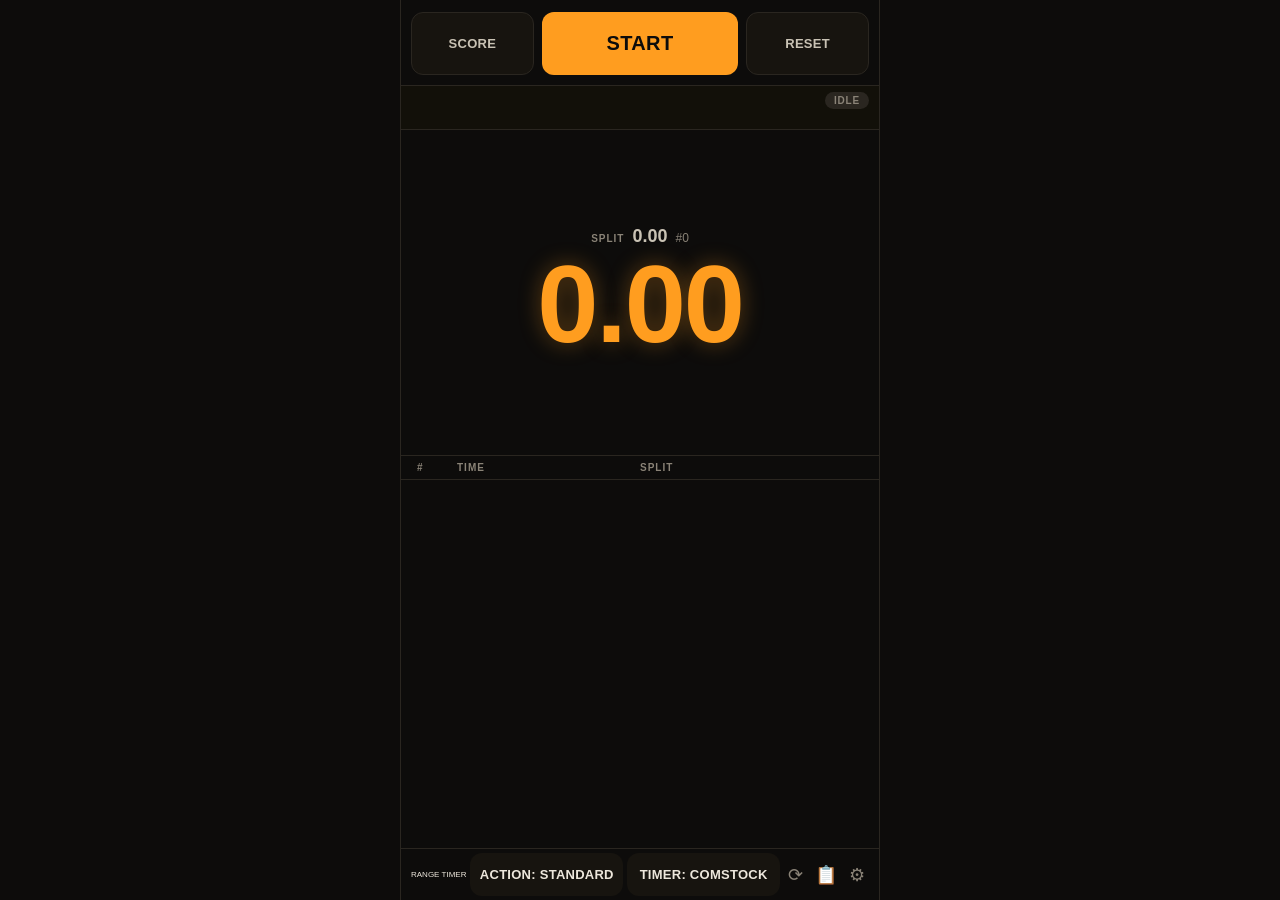
<file: index.html>
<!DOCTYPE html>
<html lang="en">
<head>
<script async src="https://pagead2.googlesyndication.com/pagead/js/adsbygoogle.js?client=ca-pub-2663071771133784"
     crossorigin="anonymous"></script>
<meta charset="UTF-8">
<meta name="viewport" content="width=device-width, initial-scale=1, maximum-scale=1, user-scalable=no, viewport-fit=cover">
<meta name="theme-color" content="#0d0c0b">
<title>Range Timer</title>
<link rel="manifest" href="manifest.json">
<link rel="icon" href="icons/icon-192.png">
<link rel="apple-touch-icon" href="icons/icon-192.png">
<link rel="stylesheet" href="css/style.css">
</head>
<body>

<div id="app">

  <!-- Controls (Moved to top) -->
  <header class="controls">
    <button class="btn btn-ghost" id="hitFactorBtn">SCORE</button>
    <button class="btn btn-primary" id="startBtn">START</button>
    <button class="btn btn-ghost" id="resetBtn">RESET</button>
  </header>

  <!-- Status strip: mic level + arm state -->
  <div class="status-strip">
    <div class="mic-wave" id="micWave">
      <svg viewBox="0 0 300 40" preserveAspectRatio="none" id="waveSvg">
        <polyline id="wavePoly" points="" />
      </svg>
    </div>
    <div class="state-pill" id="statePill">IDLE</div>
  </div>

  <!-- Main display -->
  <main class="display-wrap">
    <div class="split-row">
      <span class="split-label">SPLIT</span>
      <span class="split-value" id="splitValue">0.00</span>
      <span class="shot-count" id="shotCount">#0</span>
    </div>
    <div class="big-time" id="bigTime">0.00</div>
    <div class="sub-row" id="subRow">MAX TIME: <span id="maxTimeLabel">—</span></div>
    <div class="assessment-info hidden" id="assessmentInfo">
      <span id="assessmentDistance">7 YARDS</span> · <span id="assessmentProgress">SET 1/3</span>
    </div>
    <div class="draw-info hidden" id="drawInfo">
      <div id="drawStatus">DRAW SESSION</div>
      <div class="draw-stats-mini">
        LOW: <b id="drawLow">—</b> · HIGH: <b id="drawHigh">—</b> · AVG: <b id="drawAvg">—</b>
      </div>
    </div>
  </main>

  <!-- Shot log -->
  <section class="shot-log-wrap">
    <div class="shot-log-header">
      <span>#</span><span>TIME</span><span>SPLIT</span>
    </div>
    <div class="shot-log" id="shotLog"></div>
  </section>

  <!-- Header (Moved to bottom) -->
  <footer class="topbar">
    <div class="topbar-row">
      <span class="eyebrow">RANGE TIMER</span>
      <div class="mode-selectors">
        <button class="btn btn-mode" id="actionModeBtn">ACTION: STANDARD</button>
        <button class="btn btn-mode" id="timerModeBtn">TIMER: COMSTOCK</button>
      </div>
      <button class="icon-btn" id="reloadBtn" aria-label="Check for updates">⟳</button>
      <button class="icon-btn" id="historyBtn" aria-label="History">📋</button>
      <button class="icon-btn" id="settingsBtn" aria-label="Settings">⚙</button>
    </div>

    <div class="steel-stage-wrap hidden" id="steelStageWrap">
      <select id="steelStage">
        <option value="Five To Go">Five To Go</option>
        <option value="Showdown">Showdown</option>
        <option value="Smoke & Hope">Smoke & Hope</option>
        <option value="Outer Limits">Outer Limits</option>
        <option value="Accelerator">Accelerator</option>
        <option value="Pendulum">Pendulum</option>
        <option value="Speed Option">Speed Option</option>
        <option value="Roundabout">Roundabout</option>
        <option value="Custom (5 Hits)">Custom (5 Hits)</option>
      </select>
    </div>
  </footer>

</div>

<!-- Calibration modal -->
<div class="modal-backdrop hidden" id="calModal">
  <div class="modal">
    <h2>Calibrate mic</h2>
    <p id="calInstructions">Fire one shot (or clap loudly) within the window below. We'll set the detection threshold from the peak we hear.</p>
    <div class="cal-wave-box">
      <svg viewBox="0 0 300 80" preserveAspectRatio="none" id="calWaveSvg">
        <polyline id="calWavePoly" points="" />
        <line id="calThresholdLine" x1="0" y1="40" x2="300" y2="40" />
      </svg>
    </div>
    <div class="progress-bar"><div class="progress-fill" id="calProgress"></div></div>
    <div class="cal-readout" id="calReadout">Listening…</div>
    <div class="modal-actions">
      <button class="btn btn-ghost" id="calCancelBtn">Cancel</button>
      <button class="btn btn-primary hidden" id="calRetestBtn">Test again</button>
      <button class="btn btn-primary hidden" id="calAcceptBtn">Use this</button>
    </div>
  </div>
</div>

<!-- Settings modal -->
<div class="modal-backdrop hidden" id="settingsModal">
  <div class="modal">
    <h2>Settings</h2>

    <div class="field-row">
      <label>Random delay</label>
      <div class="range-pair">
        <input type="number" id="delayMin" step="0.1" min="0.5" value="1.0"> –
        <input type="number" id="delayMax" step="0.1" min="0.5" value="4.0"> s
      </div>
    </div>

    <div class="field-row">
      <label>Sensitivity</label>
      <input type="range" id="sensSlider" min="0" max="100" value="60">
      <span id="sensReadout">60%</span>
    </div>

    <div class="field-row">
      <label>Par time (PAR mode)</label>
      <div class="range-pair">
        <input type="number" id="parTime" step="0.1" min="0.5" value="6.0"> s
      </div>
    </div>

    <div class="field-row">
      <label>Max time (VIRGINIA)</label>
      <div class="range-pair">
        <input type="number" id="maxTime" step="0.5" min="1" value="10"> s
      </div>
    </div>

    <div class="field-row">
      <label>Draw auto-restart delay</label>
      <div class="range-pair">
        <input type="number" id="drawRestartDelay" step="0.5" min="1.0" value="4.0"> s
      </div>
    </div>

    <div class="field-row">
      <label class="check-label">
        <input type="checkbox" id="recoilEnabled">
        Recoil Detection (Accelerometer)
      </label>
      <p class="field-hint">Helps detect shots via movement when phone is in a pocket/belt. Requires phone permission.</p>
    </div>

    <button class="btn btn-primary full" id="calibrateBtn">Calibrate microphone</button>
    <div class="cal-status" id="calStatusLine">Not calibrated yet — using default sensitivity.</div>

    <button class="btn btn-ghost full" id="settingsCloseBtn">Close</button>
  </div>
</div>

<!-- Hit factor / scoring modal -->
<div class="modal-backdrop hidden" id="scoreModal">
  <div class="modal">
    <h2>Score string</h2>
    <p class="score-time">Final time: <span id="scoreTime">0.00</span>s</p>

    <div class="score-grid" id="scoreGrid">
      <!-- rows injected by JS -->
    </div>

    <div class="field-row">
      <label>Power Factor</label>
      <div class="mode-tabs" id="pfTabs">
        <button class="mode-tab active" data-pf="minor">MINOR</button>
        <button class="mode-tab" data-pf="major">MAJOR</button>
      </div>
    </div>

    <div class="field-row hidden" id="steelScoringWrap">
      <label>Misses (+3s each)</label>
      <div class="score-cell" style="grid-column: span 3;">
        <div class="stepper">
          <button id="missMinus">−</button>
          <span class="count" id="missCount">0</span>
          <button id="missPlus">+</button>
        </div>
      </div>
    </div>

    <div class="hf-readout">
      <span>Points: <b id="scorePoints">0</b></span>
      <span>Hit Factor: <b id="scoreHF">0.00</b></span>
    </div>

    <div class="modal-actions">
      <button class="btn btn-ghost" id="scoreCloseBtn">Close</button>
      <button class="btn btn-primary" id="scoreSaveBtn">Save to history</button>
    </div>

    <!-- Minimal Ad Placeholder -->
    <div class="ad-placeholder">
      <ins class="adsbygoogle"
           style="display:block"
           data-ad-client="ca-pub-2663071771133784"
           data-ad-slot="auto"
           data-ad-format="auto"
           data-full-width-responsive="true"></ins>
      <script>
           (adsbygoogle = window.adsbygoogle || []).push({});
      </script>
    </div>
  </div>
</div>

<!-- History Modal -->
<div class="modal-backdrop hidden" id="historyModal">
  <div class="modal full-height">
    <div class="modal-header">
      <h2>History</h2>
      <button class="btn btn-ghost sm" id="exportCsvBtn">Export CSV</button>
    </div>
    <div class="history-list" id="historyList">
      <!-- items injected by JS -->
    </div>
    <div class="modal-actions">
      <button class="btn btn-ghost full" id="historyCloseBtn">Close</button>
    </div>
    <div class="ad-placeholder">
      <ins class="adsbygoogle"
           style="display:block"
           data-ad-client="ca-pub-2663071771133784"
           data-ad-slot="auto"
           data-ad-format="auto"
           data-full-width-responsive="true"></ins>
      <script>
           (adsbygoogle = window.adsbygoogle || []).push({});
      </script>
    </div>
  </div>
</div>

<!-- Run Detail Modal -->
<div class="modal-backdrop hidden" id="detailModal">
  <div class="modal">
    <h2 id="detailTitle">Run Detail</h2>
    <div class="detail-stats" id="detailStats">
      <!-- stats injected by JS -->
    </div>
    <div class="detail-chart-wrap">
      <h3>Split Rhythm</h3>
      <div id="detailChart"></div>
    </div>
    <div class="modal-actions">
      <button class="btn btn-ghost" id="detailDeleteBtn" style="color: #E4432B;">Delete</button>
      <button class="btn btn-ghost" id="detailEditBtn">Edit Hits</button>
      <button class="btn btn-ghost" id="detailCloseBtn">Back</button>
    </div>
  </div>
</div>

<!-- Action Picker Modal -->
<div class="modal-backdrop hidden" id="actionModal">
  <div class="modal">
    <h2>Select Action Mode</h2>
    <div class="picker-list">
      <button class="picker-item active" data-action="STANDARD">Standard Timing</button>
      <button class="picker-item" data-action="STEEL">Steel Challenge</button>
      <button class="picker-item" data-action="ASSESSMENT">Fundamentals Assessment</button>
      <button class="picker-item" data-action="DRAW">Draw Session</button>
    </div>
    <div class="modal-actions">
      <button class="btn btn-ghost full" id="actionCloseBtn">Cancel</button>
    </div>
  </div>
</div>

<!-- Timer Picker Modal -->
<div class="modal-backdrop hidden" id="timerModal">
  <div class="modal">
    <h2>Select Timer Mode</h2>
    <div class="picker-list">
      <button class="picker-item active" data-timer="COMSTOCK">Comstock (Continuous)</button>
      <button class="picker-item" data-timer="VIRGINIA">Virginia (Auto-Stop)</button>
      <button class="picker-item" data-timer="PAR">Par (Time Limit Beep)</button>
    </div>
    <div class="modal-actions">
      <button class="btn btn-ghost full" id="timerCloseBtn">Cancel</button>
    </div>
  </div>
</div>

<audio id="beepAudio" preload="auto"></audio>
<div class="toast hidden" id="toast"></div>

<script src="js/audioDetector.js"></script>
<script src="js/hitFactor.js"></script>
<script src="js/app.js"></script>
</body>
</html>
</file>
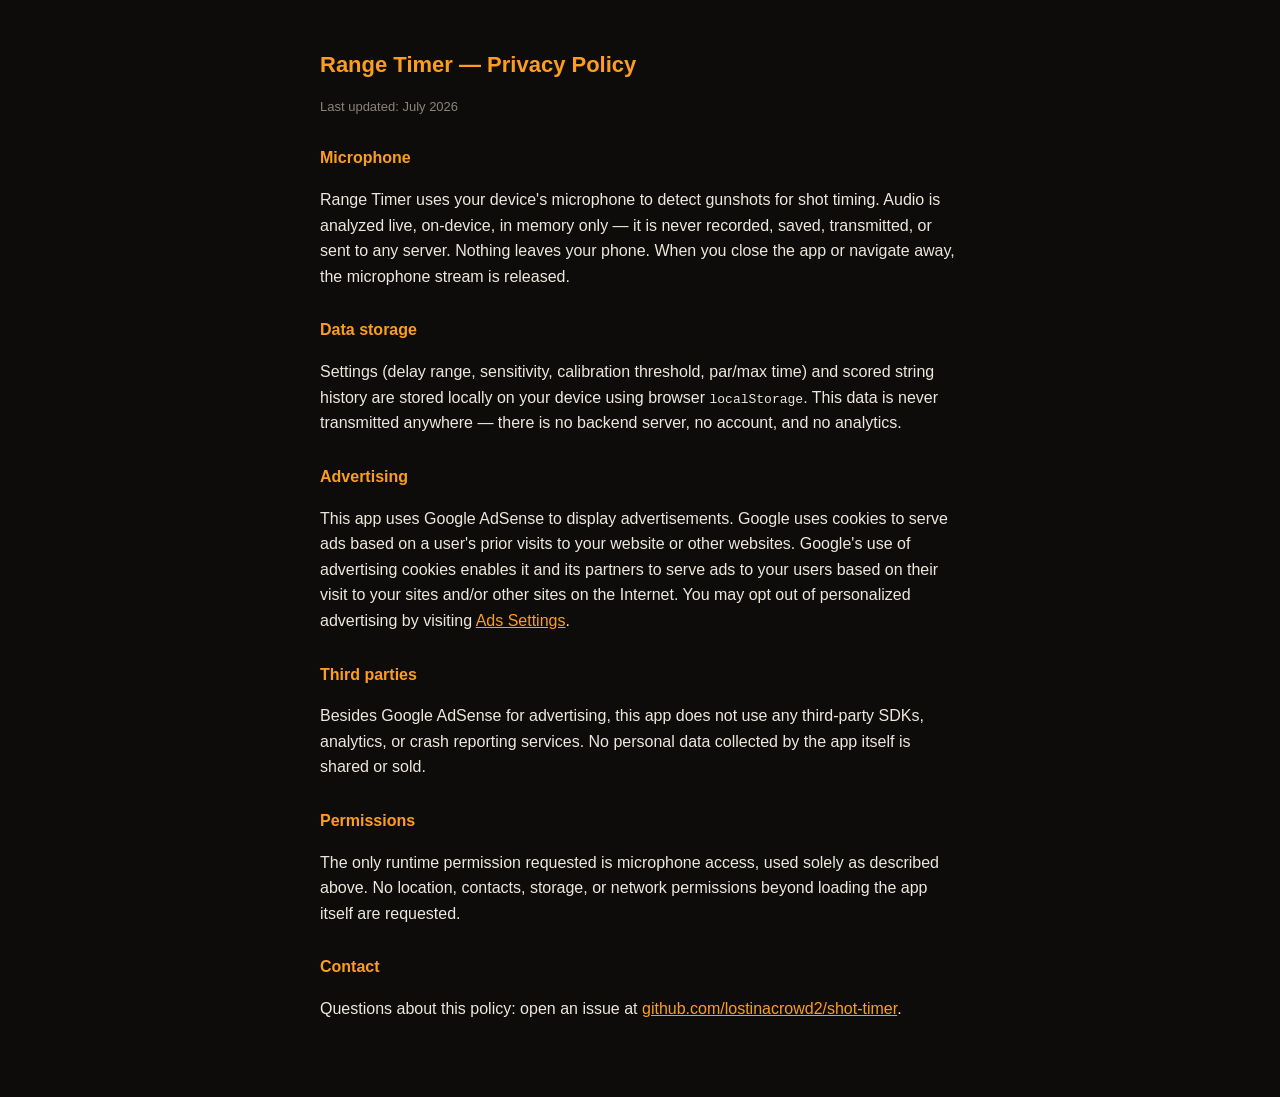
<file: privacy.html>
<!DOCTYPE html>
<html lang="en">
<head>
<meta charset="UTF-8">
<meta name="viewport" content="width=device-width, initial-scale=1">
<title>Range Timer — Privacy Policy</title>
<style>
  body {
    background: #0D0C0B; color: #EDE7DC;
    font-family: -apple-system, BlinkMacSystemFont, "Segoe UI", Roboto, Helvetica, Arial, sans-serif;
    max-width: 640px; margin: 0 auto; padding: 32px 20px 60px; line-height: 1.6;
  }
  h1 { color: #FF9D1F; font-size: 22px; }
  h2 { color: #FF9D1F; font-size: 16px; margin-top: 28px; }
  a { color: #FF9D1F; }
  .updated { color: #8A8377; font-size: 13px; }
</style>
</head>
<body>
  <h1>Range Timer — Privacy Policy</h1>
  <p class="updated">Last updated: July 2026</p>

  <h2>Microphone</h2>
  <p>Range Timer uses your device's microphone to detect gunshots for shot
  timing. Audio is analyzed live, on-device, in memory only — it is never
  recorded, saved, transmitted, or sent to any server. Nothing leaves your
  phone. When you close the app or navigate away, the microphone stream is
  released.</p>

  <h2>Data storage</h2>
  <p>Settings (delay range, sensitivity, calibration threshold, par/max
  time) and scored string history are stored locally on your device using
  browser <code>localStorage</code>. This data is never transmitted
  anywhere — there is no backend server, no account, and no analytics.</p>

  <h2>Advertising</h2>
  <p>This app uses Google AdSense to display advertisements. Google uses cookies
  to serve ads based on a user's prior visits to your website or other websites.
  Google's use of advertising cookies enables it and its partners to serve ads
  to your users based on their visit to your sites and/or other sites on the
  Internet. You may opt out of personalized advertising by visiting
  <a href="https://www.google.com/settings/ads">Ads Settings</a>.</p>

  <h2>Third parties</h2>
  <p>Besides Google AdSense for advertising, this app does not use any
  third-party SDKs, analytics, or crash reporting services. No personal data
  collected by the app itself is shared or sold.</p>

  <h2>Permissions</h2>
  <p>The only runtime permission requested is microphone access, used
  solely as described above. No location, contacts, storage, or network
  permissions beyond loading the app itself are requested.</p>

  <h2>Contact</h2>
  <p>Questions about this policy: open an issue at
  <a href="https://github.com/lostinacrowd2/shot-timer">github.com/lostinacrowd2/shot-timer</a>.</p>
</body>
</html>
</file>
<file: css/style.css>
/* ---- Tokens ----
  Background   #0D0C0B  near-black, warm
  Panel        #17140F
  Panel line   #2A2620
  Amber (LED)  #FF9D1F  -- the timer digits, always
  Armed/red    #E4432B  -- waiting for the shot
  Live/green   #35D07F  -- actively listening / running
  Muted text   #8A8377
------------------------ */

* { box-sizing: border-box; -webkit-tap-highlight-color: transparent; }

html, body {
  height: 100%;
  margin: 0;
  background: #0D0C0B;
  color: #EDE7DC;
  font-family: -apple-system, BlinkMacSystemFont, "Segoe UI", Roboto, Helvetica, Arial, sans-serif;
  overscroll-behavior: none;
  user-select: none;
  overflow-x: hidden;
  width: 100%;
  position: relative;
}

#app {
  display: flex;
  flex-direction: column;
  height: 100vh;
  height: 100dvh;
  width: 100vw;
  max-width: 480px;
  margin: 0 auto;
  overflow: hidden; /* Strictly contain everything */
  position: relative;
}

/* ---------- Topbar (Now at bottom) ---------- */
.topbar {
  display: flex;
  flex-direction: column;
  gap: 2px; /* Ultra compact gap */
  padding: 4px 10px calc(4px + env(safe-area-inset-bottom));
  border-top: 1px solid #2A2620;
  flex-shrink: 0;
  width: 100%;
}
.topbar-row {
  display: flex;
  align-items: center;
  gap: 4px;
  width: 100%;
  min-width: 0;
}
.eyebrow {
  display: none;
}
@media (min-width: 400px) {
  .eyebrow { display: block; font-size: 8px; }
}
.mode-selectors {
  display: flex;
  gap: 4px;
  flex: 1;
  min-width: 0;
  overflow: hidden;
}
.btn-mode {
  background: #17140F;
  border: 1px solid #2A2620;
  color: #EDE7DC;
  font-size: 9px;
  font-weight: 800;
  padding: 6px 4px;
  border-radius: 8px;
  flex: 1;
  min-width: 0;
  overflow: hidden;
  text-overflow: ellipsis;
  white-space: nowrap;
  text-align: center;
}
.btn-mode:active { background: #2A2620; }

.picker-list {
  display: flex;
  flex-direction: column;
  gap: 8px;
  margin: 16px 0;
}
.picker-item {
  background: #0D0C0B;
  border: 1px solid #2A2620;
  color: #8A8377;
  padding: 14px;
  border-radius: 12px;
  font-size: 14px;
  font-weight: 700;
  text-align: left;
}
.picker-item.active {
  background: #FF9D1F;
  color: #0D0C0B;
  border-color: #FF9D1F;
}
.picker-item:active { opacity: 0.8; }

.steel-stage-wrap {
  width: 100%;
  background: #17140F;
  padding: 4px 0;
  border-top: 1px solid #2A2620;
  margin-top: 4px;
}
.steel-stage-wrap select {
  width: 100%;
  background: #0D0C0B;
  border: 1px solid #2A2620;
  color: #EDE7DC;
  font-size: 12px;
  padding: 4px 8px;
  border-radius: 6px;
}
.icon-btn {
  background: none;
  border: none;
  color: #8A8377;
  font-size: 18px;
  padding: 4px;
  flex-shrink: 0;
}

/* ---------- Status strip: waveform + state pill ---------- */
.status-strip {
  position: relative;
  flex-shrink: 0;
  height: 44px;
  border-bottom: 1px solid #2A2620;
  background: #121009;
}
.mic-wave { width: 100%; height: 100%; }
.mic-wave svg { width: 100%; height: 100%; display: block; }
#wavePoly {
  fill: none;
  stroke: #FF9D1F;
  stroke-width: 1.5;
  opacity: 0.85;
  filter: drop-shadow(0 0 3px rgba(255,157,31,0.6));
}
.state-pill {
  position: absolute;
  top: 6px; right: 10px;
  font-size: 10px;
  font-weight: 800;
  letter-spacing: 0.08em;
  padding: 3px 9px;
  border-radius: 999px;
  background: #2A2620;
  color: #8A8377;
}
.state-pill.armed { background: rgba(228,67,43,0.15); color: #E4432B; animation: pulse 1s infinite; }
.state-pill.live  { background: rgba(53,208,127,0.15); color: #35D07F; }
.state-pill.stopped { background: rgba(255,157,31,0.15); color: #FF9D1F; }

@keyframes pulse {
  0%, 100% { opacity: 1; }
  50% { opacity: 0.4; }
}

/* ---------- Big display ---------- */
.display-wrap {
  flex: 0.8; /* Reduced from flex: 1 to save space */
  display: flex;
  flex-direction: column;
  align-items: center;
  justify-content: center;
  gap: 2px; /* Reduced gap */
  padding: 6px 20px; /* Reduced padding */
}
.split-row {
  display: flex;
  align-items: baseline;
  gap: 8px;
  color: #8A8377;
  font-variant-numeric: tabular-nums;
}
.split-label { font-size: 10px; letter-spacing: 0.1em; font-weight: 700; }
.split-value { font-size: 18px; color: #C9C2B4; font-weight: 600; }
.shot-count { margin-left: auto; font-size: 12px; }

.big-time {
  font-size: min(24vw, 110px); /* Slightly smaller font */
  font-weight: 800;
  line-height: 1;
  color: #FF9D1F;
  font-variant-numeric: tabular-nums;
  letter-spacing: -0.02em;
  text-shadow: 0 0 22px rgba(255,157,31,0.35);
}
.big-time.success { color: #35D07F; text-shadow: 0 0 22px rgba(53,208,127,0.35); }
.big-time.warning { color: #E4432B; text-shadow: 0 0 22px rgba(228,67,43,0.35); }

.sub-row {
  font-size: 12px;
  color: #8A8377;
  letter-spacing: 0.04em;
}
.assessment-info, .draw-info {
  margin-top: 8px;
  padding: 4px 12px;
  background: rgba(255,157,31,0.1);
  border: 1px solid rgba(255,157,31,0.3);
  border-radius: 999px;
  font-size: 12px;
  font-weight: 800;
  color: #FF9D1F;
  letter-spacing: 0.06em;
  text-align: center;
}
.draw-stats-mini {
  display: flex;
  gap: 8px;
  font-size: 10px;
  color: #8A8377;
  margin-top: 4px;
}
.draw-stats-mini b { color: #EDE7DC; }
#maxTimeLabel { color: #C9C2B4; }

/* ---------- Shot log ---------- */
.shot-log-wrap {
  flex: 1; /* Allow it to grow while others shrink */
  min-height: 0; /* Important for flex-shrink to work */
  border-top: 1px solid #2A2620;
  display: flex;
  flex-direction: column;
}
.shot-log-header {
  display: grid;
  grid-template-columns: 40px 1fr 1fr 40px;
  padding: 6px 16px; /* Reduced padding */
  font-size: 10px;
  letter-spacing: 0.1em;
  color: #8A8377;
  font-weight: 700;
  border-bottom: 1px solid #2A2620;
}
.shot-log {
  overflow-y: auto;
  flex: 1;
}
.shot-row {
  display: grid;
  grid-template-columns: 40px 1fr 1fr 40px;
  padding: 6px 16px; /* Reduced padding */
  font-size: 14px; /* Reduced font size */
  font-variant-numeric: tabular-nums;
  border-bottom: 1px solid #1A1712;
  align-items: center;
}
.shot-row span:first-child { color: #8A8377; }
.shot-del {
  background: none;
  border: none;
  color: #E4432B;
  font-size: 20px;
  font-weight: 800;
  padding: 0;
  display: flex;
  justify-content: center;
  align-items: center;
}
.shot-del:active { opacity: 0.5; }

/* ---------- Controls (Now at top) ---------- */
.controls {
  display: grid;
  grid-template-columns: 1fr 1.6fr 1fr;
  gap: 8px;
  padding: calc(12px + env(safe-area-inset-top)) 10px 10px;
  flex-shrink: 0;
  border-bottom: 1px solid #2A2620;
  width: 100%;
}
.btn {
  border: none;
  border-radius: 12px;
  font-size: 13px;
  font-weight: 800;
  letter-spacing: 0.02em;
  padding: 14px 4px;
  width: 100%;
  white-space: nowrap;
  overflow: hidden;
  text-overflow: ellipsis;
}
.btn-primary { background: #FF9D1F; color: #0D0C0B; }
#startBtn { font-size: 20px; padding: 20px 8px; }
.btn-primary.running { background: #E4432B; color: #fff; }
.btn-ghost { background: #17140F; color: #C9C2B4; border: 1px solid #2A2620; }
.btn.full { width: 100%; margin-top: 6px; }

/* ---------- Modals ---------- */
.modal-backdrop {
  position: fixed; inset: 0;
  background: rgba(0,0,0,0.6);
  display: flex; align-items: flex-end;
  z-index: 50;
}
.modal-backdrop.hidden { display: none; }
.modal {
  background: #17140F;
  width: 100%;
  max-width: 480px;
  margin: 0 auto;
  border-radius: 20px 20px 0 0;
  padding: 22px 20px calc(20px + env(safe-area-inset-bottom));
  border-top: 1px solid #2A2620;
}
.modal h2 {
  margin: 0 0 6px;
  font-size: 18px;
}
.modal p { color: #8A8377; font-size: 13px; line-height: 1.5; }

.cal-wave-box { height: 90px; background: #0D0C0B; border-radius: 10px; margin: 12px 0; }
.cal-wave-box svg { width: 100%; height: 100%; }
#calWavePoly { fill: none; stroke: #35D07F; stroke-width: 1.5; }
#calThresholdLine { stroke: #E4432B; stroke-width: 1; stroke-dasharray: 4 3; }

.progress-bar { height: 6px; background: #2A2620; border-radius: 999px; overflow: hidden; }
.progress-fill { height: 100%; width: 0%; background: #FF9D1F; transition: width 0.1s linear; }
.cal-readout { margin-top: 8px; font-size: 13px; color: #C9C2B4; }

.modal-actions { display: flex; gap: 10px; margin-top: 16px; }
.modal-actions .btn { flex: 1; }

.field-row { margin: 14px 0; }
.field-row label { display: block; font-size: 12px; color: #8A8377; margin-bottom: 6px; font-weight: 700; }
.range-pair { display: flex; align-items: center; gap: 8px; color: #C9C2B4; font-size: 14px; }
.range-pair input[type=number] {
  width: 64px; background: #0D0C0B; border: 1px solid #2A2620; color: #EDE7DC;
  border-radius: 8px; padding: 8px; font-size: 14px;
}
#sensSlider { width: 100%; accent-color: #FF9D1F; }
.check-label { display: flex !important; align-items: center; gap: 10px; color: #EDE7DC !important; cursor: pointer; }
.check-label input { width: 18px; height: 18px; accent-color: #FF9D1F; }
.field-hint { margin: 4px 0 0 28px !important; font-size: 11px !important; opacity: 0.8; }
.cal-status { font-size: 12px; color: #8A8377; margin: 8px 0 4px; }

/* Score modal */
.score-time { font-size: 15px !important; color: #C9C2B4 !important; }
.score-grid {
  display: grid;
  grid-template-columns: repeat(3, 1fr);
  gap: 10px;
  margin: 14px 0;
}
.score-cell {
  background: #0D0C0B;
  border: 1px solid #2A2620;
  border-radius: 12px;
  padding: 10px;
  text-align: center;
}
.score-cell .label { font-size: 11px; color: #8A8377; font-weight: 700; letter-spacing: 0.06em; }
.score-cell .stepper { display: flex; align-items: center; justify-content: center; gap: 10px; margin-top: 6px; }
.score-cell button {
  width: 30px; height: 30px; border-radius: 8px; border: 1px solid #2A2620;
  background: #17140F; color: #EDE7DC; font-size: 16px; font-weight: 800;
}
.score-cell .count { font-size: 18px; font-weight: 800; min-width: 20px; }
.hf-readout {
  display: flex; justify-content: space-between;
  background: #0D0C0B; border-radius: 10px; padding: 12px 14px;
  font-size: 14px; color: #C9C2B4;
}
.hf-readout b { color: #FF9D1F; }

.hidden { display: none !important; }

.toast {
  position: fixed;
  left: 50%;
  bottom: 90px;
  transform: translateX(-50%);
  background: #17140F;
  border: 1px solid #2A2620;
  color: #EDE7DC;
  font-size: 13px;
  padding: 10px 16px;
  border-radius: 999px;
  z-index: 100;
  box-shadow: 0 4px 18px rgba(0,0,0,0.4);
}

/* ---------- Ads & History ---------- */
.ad-placeholder {
  background: #0D0C0B;
  border: 1px dashed #2A2620;
  height: 60px;
  margin-top: 16px;
  display: flex;
  align-items: center;
  justify-content: center;
  border-radius: 8px;
}
.ad-label {
  font-size: 9px;
  letter-spacing: 0.1em;
  color: #8A8377;
  font-weight: 700;
}

.modal.full-height {
  height: 90vh;
  display: flex;
  flex-direction: column;
}
.modal-header {
  display: flex;
  justify-content: space-between;
  align-items: center;
  margin-bottom: 12px;
}
.btn.sm { padding: 8px 12px; font-size: 12px; }

.history-list {
  flex: 1;
  overflow-y: auto;
  margin: 0 -10px;
  padding: 0 10px;
}
.history-item {
  background: #0D0C0B;
  border: 1px solid #2A2620;
  border-radius: 12px;
  padding: 12px 14px;
  margin-bottom: 10px;
  display: flex;
  justify-content: space-between;
  align-items: center;
}
.history-item:active { background: #17140F; }
.history-meta { display: flex; flex-direction: column; gap: 2px; }
.history-date { font-size: 10px; color: #8A8377; }
.history-mode { font-size: 12px; font-weight: 800; color: #EDE7DC; }
.history-score { text-align: right; }
.history-hf { font-size: 16px; font-weight: 800; color: #FF9D1F; }
.history-time { font-size: 11px; color: #8A8377; }

.detail-stats {
  display: grid;
  grid-template-columns: 1fr 1fr 1fr;
  gap: 8px;
  margin: 16px 0;
}
.stat-box {
  background: #0D0C0B;
  padding: 10px;
  border-radius: 10px;
  text-align: center;
}
.stat-label { font-size: 9px; color: #8A8377; font-weight: 700; text-transform: uppercase; }
.stat-val { font-size: 16px; font-weight: 800; color: #EDE7DC; display: block; }

.detail-chart-wrap h3 { font-size: 12px; color: #8A8377; margin-bottom: 8px; }
.split-chart {
  height: 120px;
  width: 100%;
  display: flex;
  align-items: flex-end;
  gap: 4px;
  padding-bottom: 20px;
  border-bottom: 1px solid #2A2620;
}
.chart-bar {
  flex: 1;
  background: #FF9D1F;
  border-radius: 4px 4px 0 0;
  position: relative;
  min-width: 12px;
}
.chart-bar::after {
  content: attr(data-val);
  position: absolute;
  bottom: -18px;
  left: 50%;
  transform: translateX(-50%);
  font-size: 8px;
  color: #8A8377;
  font-weight: 700;
}
.chart-bar.transition { background: #E4432B; }

@media (min-width: 481px) {
  #app { border-left: 1px solid #2A2620; border-right: 1px solid #2A2620; }
}
</file>
